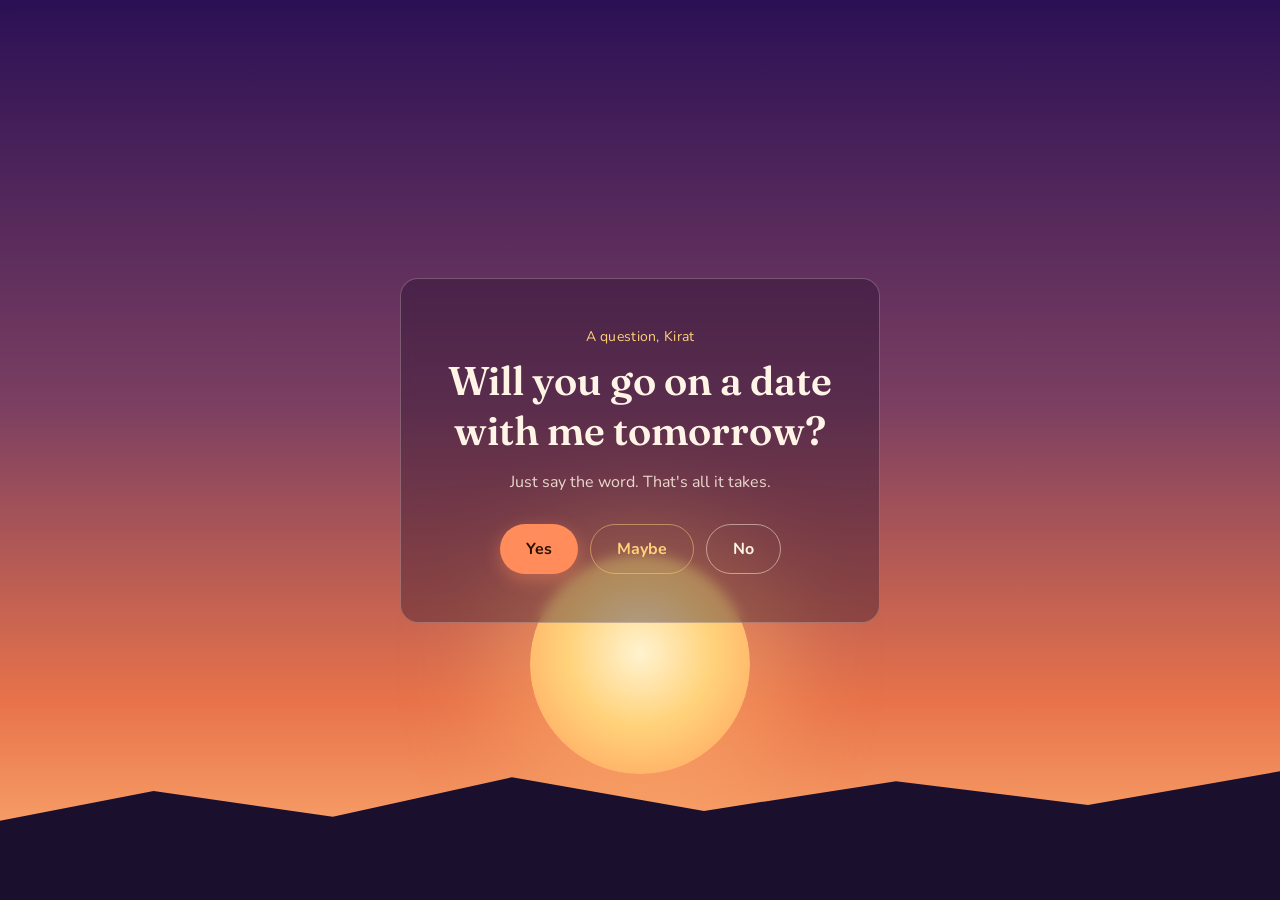
<file: index.html>
<!DOCTYPE html>
<html lang="en">
<head>
<meta charset="UTF-8">
<meta name="viewport" content="width=device-width, initial-scale=1.0">
<title>A Question for Kirat</title>
<link rel="preconnect" href="https://fonts.googleapis.com">
<link href="https://fonts.googleapis.com/css2?family=Fraunces:ital,wght@0,500;0,600;1,500&family=Nunito:wght@400;600;700&display=swap" rel="stylesheet">
<style>
  :root{
    --sky-top:#2b1055;
    --sky-mid:#7b3f61;
    --sky-low:#e8734a;
    --sun:#ffd27a;
    --cream:#fff4e6;
    --ink:#2c1730;
    --accent:#ff8c5a;
    --accent-deep:#c9522f;
  }

  *{box-sizing:border-box;}

  html,body{
    margin:0;
    height:100%;
    font-family:'Nunito', sans-serif;
    color:var(--cream);
    overflow:hidden;
  }

  .sky{
    position:fixed;
    inset:0;
    background:linear-gradient(180deg, var(--sky-top) 0%, var(--sky-mid) 45%, var(--sky-low) 78%, #ffb677 100%);
    overflow:hidden;
  }

  .sun{
    position:absolute;
    left:50%;
    bottom:14%;
    width:220px;
    height:220px;
    margin-left:-110px;
    border-radius:50%;
    background:radial-gradient(circle at 50% 45%, #fff3d0 0%, var(--sun) 45%, #ff9d5c 100%);
    box-shadow:0 0 90px 40px rgba(255,180,110,0.45);
    animation:glow 6s ease-in-out infinite;
  }

  @keyframes glow{
    0%,100%{ box-shadow:0 0 90px 40px rgba(255,180,110,0.45); }
    50%{ box-shadow:0 0 130px 60px rgba(255,180,110,0.65); }
  }

  .hill{
    position:absolute;
    left:0; right:0; bottom:0;
    height:22%;
    background:#1b0f2e;
    clip-path:polygon(0% 60%, 12% 45%, 26% 58%, 40% 38%, 55% 55%, 70% 40%, 85% 52%, 100% 35%, 100% 100%, 0% 100%);
  }

  .bird{
    position:absolute;
    font-size:14px;
    opacity:0.7;
    color:var(--ink);
    animation:drift 18s linear infinite;
  }
  .bird:nth-child(1){ top:20%; left:-5%; animation-delay:0s; }
  .bird:nth-child(2){ top:28%; left:-15%; animation-delay:4s; font-size:11px; }
  .bird:nth-child(3){ top:15%; left:-25%; animation-delay:9s; font-size:12px; }

  @keyframes drift{
    from{ transform:translateX(0); }
    to{ transform:translateX(130vw); }
  }

  .stage{
    position:fixed;
    inset:0;
    display:flex;
    align-items:center;
    justify-content:center;
    padding:24px;
  }

  .card{
    position:relative;
    z-index:2;
    max-width:480px;
    width:100%;
    text-align:center;
    padding:48px 36px;
    background:rgba(30,14,40,0.35);
    border:1px solid rgba(255,244,230,0.25);
    border-radius:18px;
    backdrop-filter:blur(6px);
    -webkit-backdrop-filter:blur(6px);
  }

  .eyebrow{
    font-size:14px;
    letter-spacing:0.02em;
    color:var(--sun);
    margin:0 0 10px;
  }

  h1{
    font-family:'Fraunces', serif;
    font-weight:600;
    font-size:clamp(28px, 5vw, 40px);
    line-height:1.25;
    margin:0 0 14px;
  }

  .sub{
    font-size:16px;
    opacity:0.85;
    margin:0 0 30px;
    line-height:1.5;
  }

  .choices{
    display:flex;
    gap:12px;
    justify-content:center;
    flex-wrap:wrap;
  }

  button{
    font-family:'Nunito', sans-serif;
    font-weight:700;
    font-size:16px;
    padding:13px 26px;
    border-radius:999px;
    border:none;
    cursor:pointer;
    transition:transform 0.15s ease, box-shadow 0.15s ease;
  }
  button:focus-visible{
    outline:3px solid var(--sun);
    outline-offset:2px;
  }
  button:active{ transform:scale(0.96); }

  .btn-yes{
    background:var(--accent);
    color:#2c1000;
    box-shadow:0 6px 18px rgba(255,140,90,0.4);
  }
  .btn-yes:hover{ background:#ffa476; transform:translateY(-2px); }

  .btn-no{
    background:transparent;
    color:var(--cream);
    border:1.5px solid rgba(255,244,230,0.5);
  }
  .btn-no:hover{ border-color:var(--cream); transform:translateY(-2px); }

  .btn-maybe{
    background:transparent;
    color:var(--sun);
    border:1.5px solid rgba(255,210,122,0.5);
  }
  .btn-maybe:hover{ border-color:var(--sun); transform:translateY(-2px); }

  /* page 2 */
  #page2{ display:none; }
  .time{
    font-family:'Fraunces', serif;
    font-style:italic;
    font-size:clamp(40px, 9vw, 64px);
    color:var(--sun);
    margin:6px 0 18px;
  }

  /* heart puzzle */
  .puzzle-area{
    position:relative;
    width:300px;
    height:200px;
    margin:28px auto 10px;
  }

  .heart-slot{
    position:absolute;
    left:60px;
    top:30px;
    width:70px;
    height:140px;
    border:1.5px dashed rgba(255,244,230,0.35);
    border-radius:4px 60px 4px 4px;
  }

  .heart-half{
    position:absolute;
    width:70px;
    height:140px;
    filter:drop-shadow(0 4px 10px rgba(0,0,0,0.35));
  }

  .heart-half svg{
    display:block;
    width:70px;
    height:140px;
  }

  #heartLeft{
    left:60px;
    top:30px;
  }

  #heartRight{
    left:180px;
    top:100px;
    transform:rotate(-14deg);
    cursor:grab;
    touch-action:none;
    transition:left 0.35s ease, top 0.35s ease, transform 0.35s ease;
  }
  #heartRight.dragging{
    cursor:grabbing;
    transition:none;
  }
  #heartRight.joined{
    transform:rotate(0deg);
    filter:drop-shadow(0 0 18px rgba(255,180,110,0.8));
  }

  .hint{
    font-size:13px;
    opacity:0.7;
    margin:0;
    min-height:18px;
  }

  /* overlay for maybe / error */
  .overlay{
    position:fixed;
    inset:0;
    z-index:10;
    display:none;
    align-items:center;
    justify-content:center;
    background:rgba(15,6,20,0.55);
    padding:20px;
  }
  .overlay.show{ display:flex; }

  .panel{
    max-width:400px;
    width:100%;
    background:#241531;
    border:1px solid rgba(255,244,230,0.2);
    border-radius:16px;
    padding:32px 28px;
    text-align:center;
    box-shadow:0 20px 60px rgba(0,0,0,0.5);
  }

  .panel h2{
    font-family:'Fraunces', serif;
    font-size:22px;
    margin:0 0 12px;
    color:var(--cream);
  }

  .panel p{
    font-size:15px;
    opacity:0.85;
    margin:0 0 22px;
    line-height:1.5;
  }

  .error-code{
    display:inline-block;
    font-family:monospace;
    font-size:12px;
    color:#ff9d8a;
    background:rgba(255,100,80,0.12);
    border:1px solid rgba(255,100,80,0.3);
    border-radius:6px;
    padding:4px 10px;
    margin-bottom:16px;
  }

  .countdown{
    font-size:13px;
    opacity:0.6;
    margin-top:16px;
  }

  @media (prefers-reduced-motion: reduce){
    .sun, .bird{ animation:none; }
  }
</style>
</head>
<body>

<div class="sky">
  <div class="sun"></div>
  <span class="bird">︿</span>
  <span class="bird">︿</span>
  <span class="bird">︿</span>
  <div class="hill"></div>
</div>

<div class="stage">

  <!-- PAGE 1 -->
  <div class="card" id="page1">
    <p class="eyebrow">A question, Kirat</p>
    <h1>Will you go on a date with me tomorrow?</h1>
    <p class="sub">Just say the word. That's all it takes.</p>
    <div class="choices">
      <button class="btn-yes" onclick="handleYes()">Yes</button>
      <button class="btn-maybe" onclick="handleMaybe()">Maybe</button>
      <button class="btn-no" onclick="handleNo()">No</button>
    </div>
  </div>

  <!-- PAGE 2 -->
  <div class="card" id="page2">

    <div id="puzzleStage">
      <p class="eyebrow">One small puzzle</p>
      <h1>Piece the heart together to unlock the time</h1>
      <p class="sub">Drag the loose half over to meet the other.</p>
      <div class="puzzle-area">
        <div class="heart-slot"></div>
        <div class="heart-half" id="heartLeft">
          <svg viewBox="0 -10 50 100" xmlns="http://www.w3.org/2000/svg">
            <path d="M50,90 C20,65 0,45 0,25 C0,5 20,-5 35,5 C42,10 47,18 50,25 Z" fill="#ff8c5a"/>
          </svg>
        </div>
        <div class="heart-half" id="heartRight">
          <svg viewBox="0 -10 50 100" xmlns="http://www.w3.org/2000/svg">
            <path d="M0,25 C3,18 8,10 15,5 C30,-5 50,5 50,25 C50,45 30,65 0,90 Z" fill="#ff8c5a"/>
          </svg>
        </div>
      </div>
      <p class="hint" id="puzzleHint">psst — drag me</p>
    </div>

    <div id="revealStage" style="display:none;">
      <p class="eyebrow">It's a date</p>
      <h1>I'll pick you up at</h1>
      <div class="time">7:00 PM</div>
      <p class="sub">See you tomorrow.</p>
    </div>

  </div>

</div>

<!-- MAYBE OVERLAY -->
<div class="overlay" id="maybeOverlay">
  <div class="panel">
    <h2 id="maybeText">Hmm, "maybe" isn't in the options I planned for.</h2>
    <p>Let's try that again, just to be sure.</p>
    <div class="choices">
      <button class="btn-yes" onclick="handleYes()">Yes</button>
      <button class="btn-maybe" onclick="handleMaybe()">Maybe</button>
      <button class="btn-no" onclick="handleNo()">No</button>
    </div>
  </div>
</div>

<!-- ERROR OVERLAY -->
<div class="overlay" id="errorOverlay">
  <div class="panel">
    <span class="error-code">ERR_WRONG_ANSWER</span>
    <h2 id="errorText">That answer doesn't compute.</h2>
    <p id="errorSub">The only valid response is "yes." Reloading so you can pick correctly.</p>
    <p class="countdown">Reloading in <span id="count">5</span>s…</p>
  </div>
</div>

<script>
  const maybeLines = [
    "Hmm, \"maybe\" isn't in the options I planned for.",
    "The universe requires a firmer answer than that.",
    "\"Maybe\" is just \"yes\" wearing a disguise.",
    "Still maybe? Bold strategy. Try again.",
    "I'll wait. My patience is basically endless (basically)."
  ];

  const errorLines = [
    { title: "That answer doesn't compute.", sub: "The only valid response is \"yes.\" Reloading so you can pick correctly." },
    { title: "404: Correct answer not selected.", sub: "This page only accepts one outcome. Give it another shot." },
    { title: "System rejected that input.", sub: "Somewhere, a heart just skipped a beat. Reloading now." },
    { title: "Nice try.", sub: "That button is decorative. Reloading to the real question." }
  ];

  function handleYes(){
    document.getElementById('maybeOverlay').classList.remove('show');
    document.getElementById('page1').style.display = 'none';
    document.getElementById('page2').style.display = 'block';
    initPuzzle();
  }

  function initPuzzle(){
    const piece = document.getElementById('heartRight');
    const hint = document.getElementById('puzzleHint');
    if(piece.dataset.ready) return; // avoid re-binding
    piece.dataset.ready = '1';

    const TARGET_LEFT = 130; // left edge of piece when joined to the left half
    const TARGET_TOP = 30;
    const SNAP_RADIUS = 26;
    const START_LEFT = 180;
    const START_TOP = 100;

    let dragging = false;
    let startX = 0, startY = 0;
    let originLeft = START_LEFT, originTop = START_TOP;

    piece.style.left = START_LEFT + 'px';
    piece.style.top = START_TOP + 'px';

    piece.addEventListener('pointerdown', (e) => {
      if(piece.classList.contains('joined')) return;
      dragging = true;
      piece.classList.add('dragging');
      piece.setPointerCapture(e.pointerId);
      startX = e.clientX;
      startY = e.clientY;
      originLeft = parseFloat(piece.style.left);
      originTop = parseFloat(piece.style.top);
    });

    piece.addEventListener('pointermove', (e) => {
      if(!dragging) return;
      const dx = e.clientX - startX;
      const dy = e.clientY - startY;
      piece.style.left = (originLeft + dx) + 'px';
      piece.style.top = (originTop + dy) + 'px';
    });

    piece.addEventListener('pointerup', (e) => {
      if(!dragging) return;
      dragging = false;
      piece.classList.remove('dragging');

      const curLeft = parseFloat(piece.style.left);
      const curTop = parseFloat(piece.style.top);
      const dist = Math.hypot(curLeft - TARGET_LEFT, curTop - TARGET_TOP);

      if(dist <= SNAP_RADIUS){
        piece.style.left = TARGET_LEFT + 'px';
        piece.style.top = TARGET_TOP + 'px';
        piece.classList.add('joined');
        hint.textContent = 'there it is.';
        setTimeout(() => {
          document.getElementById('puzzleStage').style.display = 'none';
          document.getElementById('revealStage').style.display = 'block';
        }, 900);
      } else {
        piece.style.left = START_LEFT + 'px';
        piece.style.top = START_TOP + 'px';
        hint.textContent = 'almost — line it up with the other half.';
      }
    });
  }

  function handleMaybe(){
    const line = maybeLines[Math.floor(Math.random() * maybeLines.length)];
    document.getElementById('maybeText').textContent = line;
    document.getElementById('maybeOverlay').classList.add('show');
  }

  function handleNo(){
    document.getElementById('maybeOverlay').classList.remove('show');
    const pick = errorLines[Math.floor(Math.random() * errorLines.length)];
    document.getElementById('errorText').textContent = pick.title;
    document.getElementById('errorSub').textContent = pick.sub;
    document.getElementById('errorOverlay').classList.add('show');

    let seconds = 5;
    const countEl = document.getElementById('count');
    countEl.textContent = seconds;
    const timer = setInterval(() => {
      seconds -= 1;
      countEl.textContent = seconds;
      if(seconds <= 0){
        clearInterval(timer);
        window.location.reload();
      }
    }, 1000);
  }
</script>

</body>
</html>
</file>
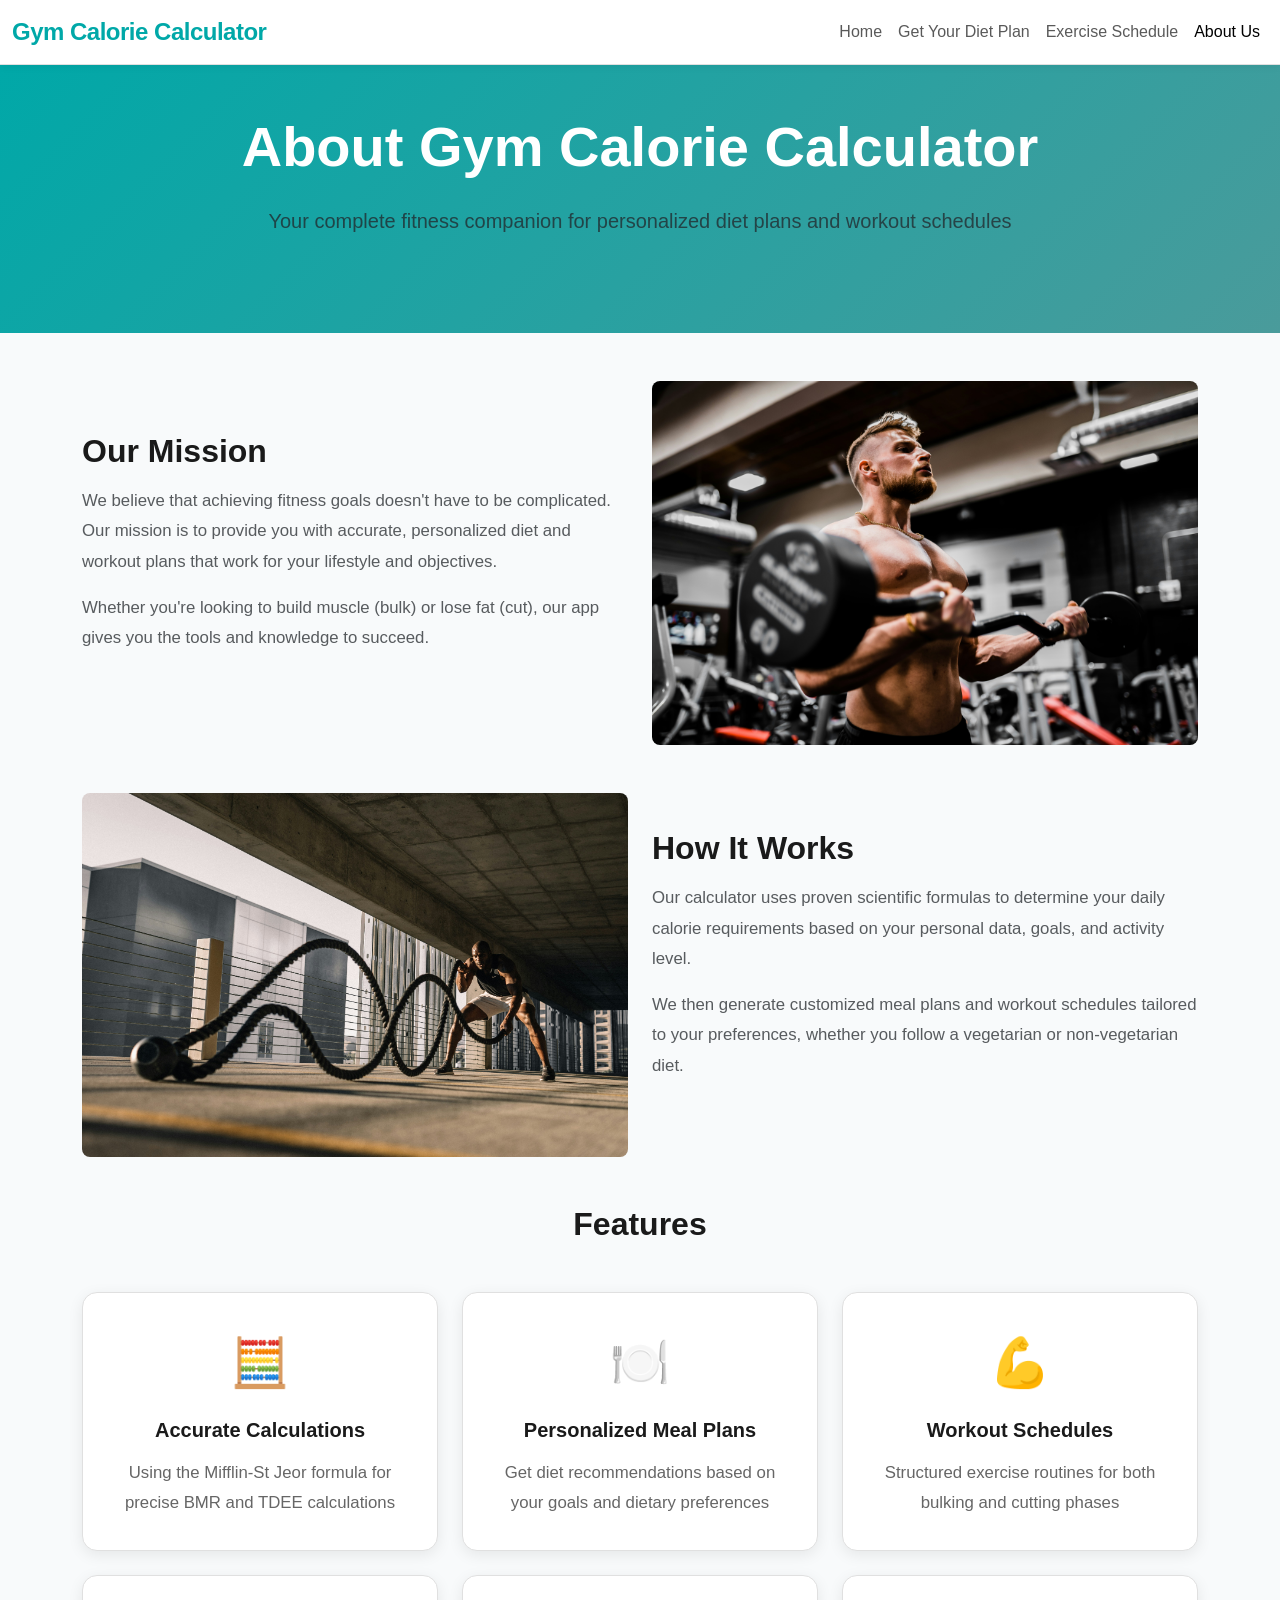
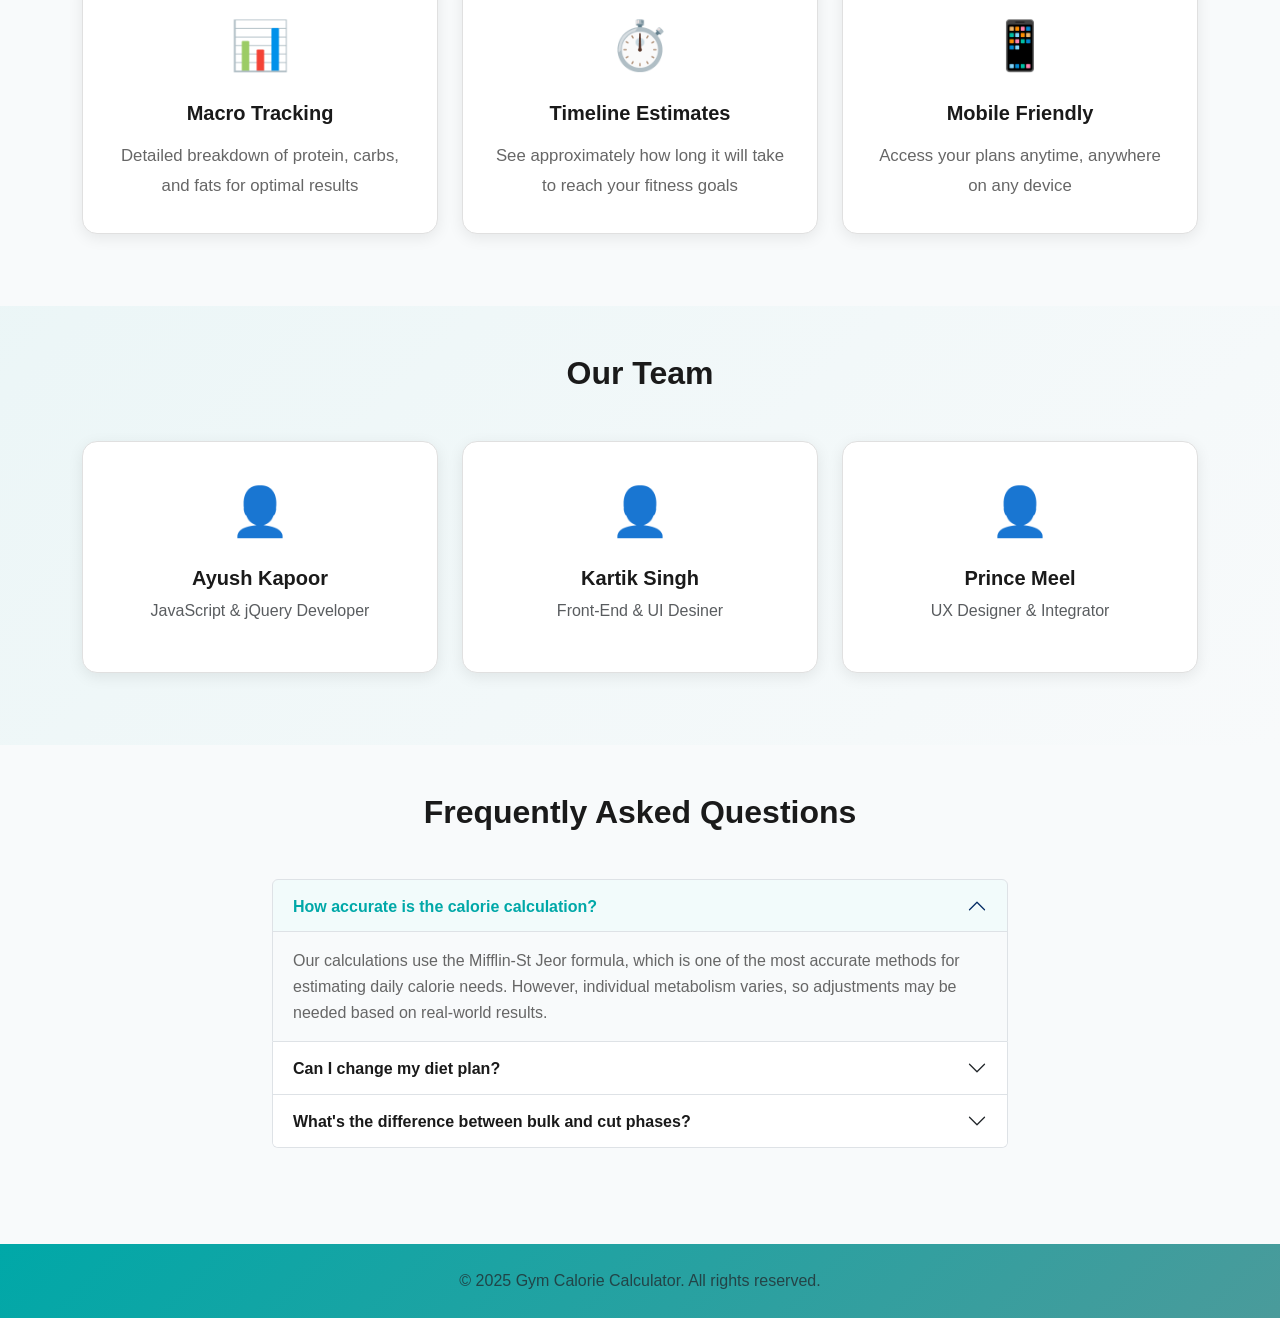
<file: about.html>
<!DOCTYPE html>
<html lang="en">

<head>
    <meta charset="UTF-8">
    <meta name="viewport" content="width=device-width, initial-scale=1.0">
    <title>About Us - Gym Calorie Calculator</title>
    <link href="https://cdnjs.cloudflare.com/ajax/libs/bootstrap/5.3.0/css/bootstrap.min.css" rel="stylesheet">
    <link rel="stylesheet" href="styles.css">
</head>

<body>
    <nav class="navbar navbar-expand-lg navbar-light sticky-top">
        <div class="container-fluid">
            <a class="navbar-brand fw-bold" href="index.html">Gym Calorie Calculator</a>
            <button class="navbar-toggler" type="button" data-bs-toggle="collapse" data-bs-target="#navbarNav">
                <span class="navbar-toggler-icon"></span>
            </button>
            <div class="collapse navbar-collapse" id="navbarNav">
                <ul class="navbar-nav ms-auto">
                    <li class="nav-item"><a class="nav-link" href="index.html">Home</a></li>
                    <li class="nav-item"><a class="nav-link" href="diet-plan.html">Get Your Diet Plan</a></li>
                    <li class="nav-item"><a class="nav-link" href="exercise-schedule.html">Exercise Schedule</a></li>
                    <li class="nav-item"><a class="nav-link active" href="about.html">About Us</a></li>
                </ul>
            </div>
        </div>
    </nav>

    <main class="min-vh-100">
        <section class="about-hero py-5">
            <div class="container">
                <h1 class="display-4 fw-bold text-center mb-4">About Gym Calorie Calculator</h1>
                <p class="lead text-center text-muted mb-5">Your complete fitness companion for personalized diet plans
                    and workout schedules</p>
            </div>
        </section>

        <section class="about-content py-5">
            <div class="container">
                <div class="row align-items-center mb-5">
                    <div class="col-lg-6 mb-4">
                        <h2 class="fw-bold mb-3">Our Mission</h2>
                        <p class="text-muted">We believe that achieving fitness goals doesn't have to be complicated.
                            Our mission is to provide you with accurate, personalized diet and workout plans that work
                            for your lifestyle and objectives.</p>
                        <p class="text-muted">Whether you're looking to build muscle (bulk) or lose fat (cut), our app
                            gives you the tools and knowledge to succeed.</p>
                    </div>
                    <div class="col-lg-6">
                        <img src="img/img2.jpg" alt="">
                    </div>
                </div>

                <div class="row align-items-center mb-5">
                    <div class="col-lg-6 order-lg-2 mb-4">
                        <h2 class="fw-bold mb-3">How It Works</h2>
                        <p class="text-muted">Our calculator uses proven scientific formulas to determine your daily
                            calorie requirements based on your personal data, goals, and activity level.</p>
                        <p class="text-muted">We then generate customized meal plans and workout schedules tailored to
                            your preferences, whether you follow a vegetarian or non-vegetarian diet.</p>
                    </div>
                    <div class="col-lg-6 order-lg-1">
                        <img src="img/img3.jpg" alt="">
                    </div>
                </div>

                <div class="row">
                    <div class="col-12">
                        <h2 class="fw-bold mb-5 text-center">Features</h2>
                        <div class="row">
                            <div class="col-md-4 mb-4">
                                <div class="feature-card">
                                    <div class="feature-icon">🧮</div>
                                    <h5>Accurate Calculations</h5>
                                    <p>Using the Mifflin-St Jeor formula for precise BMR and TDEE calculations</p>
                                </div>
                            </div>
                            <div class="col-md-4 mb-4">
                                <div class="feature-card">
                                    <div class="feature-icon">🍽️</div>
                                    <h5>Personalized Meal Plans</h5>
                                    <p>Get diet recommendations based on your goals and dietary preferences</p>
                                </div>
                            </div>
                            <div class="col-md-4 mb-4">
                                <div class="feature-card">
                                    <div class="feature-icon">💪</div>
                                    <h5>Workout Schedules</h5>
                                    <p>Structured exercise routines for both bulking and cutting phases</p>
                                </div>
                            </div>
                            <div class="col-md-4 mb-4">
                                <div class="feature-card">
                                    <div class="feature-icon">📊</div>
                                    <h5>Macro Tracking</h5>
                                    <p>Detailed breakdown of protein, carbs, and fats for optimal results</p>
                                </div>
                            </div>
                            <div class="col-md-4 mb-4">
                                <div class="feature-card">
                                    <div class="feature-icon">⏱️</div>
                                    <h5>Timeline Estimates</h5>
                                    <p>See approximately how long it will take to reach your fitness goals</p>
                                </div>
                            </div>
                            <div class="col-md-4 mb-4">
                                <div class="feature-card">
                                    <div class="feature-icon">📱</div>
                                    <h5>Mobile Friendly</h5>
                                    <p>Access your plans anytime, anywhere on any device</p>
                                </div>
                            </div>
                        </div>
                    </div>
                </div>
            </div>
        </section>

        <section class="team-section py-5">
            <div class="container">
                <h2 class="fw-bold mb-5 text-center">Our Team</h2>
                <div class="row justify-content-center">
                    <div class="col-md-4 mb-4">
                        <div class="team-card text-center">
                            <div class="team-icon">👤</div>
                            <h5 class="mt-3">Ayush Kapoor</h5>
                            <p class="text-muted">JavaScript & jQuery Developer</p>
                        </div>
                    </div>
                    <div class="col-md-4 mb-4">
                        <div class="team-card text-center">
                            <div class="team-icon">👤</div>
                            <h5 class="mt-3">Kartik Singh</h5>
                            <p class="text-muted">Front-End & UI Desiner</p>
                        </div>
                    </div>
                    <div class="col-md-4 mb-4">
                        <div class="team-card text-center">
                            <div class="team-icon">👤</div>
                            <h5 class="mt-3">Prince Meel</h5>
                            <p class="text-muted">UX Designer & Integrator</p>
                        </div>
                    </div>
                </div>
            </div>
        </section>

        <section class="faq-section py-5">
            <div class="container">
                <h2 class="fw-bold mb-5 text-center">Frequently Asked Questions</h2>
                <div class="row justify-content-center">
                    <div class="col-lg-8">
                        <div class="accordion" id="faqAccordion">
                            <div class="accordion-item">
                                <h2 class="accordion-header">
                                    <button class="accordion-button" type="button" data-bs-toggle="collapse"
                                        data-bs-target="#faq1">
                                        How accurate is the calorie calculation?
                                    </button>
                                </h2>
                                <div id="faq1" class="accordion-collapse collapse show" data-bs-parent="#faqAccordion">
                                    <div class="accordion-body">
                                        Our calculations use the Mifflin-St Jeor formula, which is one of the most
                                        accurate methods for estimating daily calorie needs. However, individual
                                        metabolism varies, so adjustments may be needed based on real-world results.
                                    </div>
                                </div>
                            </div>
                            <div class="accordion-item">
                                <h2 class="accordion-header">
                                    <button class="accordion-button collapsed" type="button" data-bs-toggle="collapse"
                                        data-bs-target="#faq2">
                                        Can I change my diet plan?
                                    </button>
                                </h2>
                                <div id="faq2" class="accordion-collapse collapse" data-bs-parent="#faqAccordion">
                                    <div class="accordion-body">
                                        Yes! You can generate a new plan anytime by clicking the "New Plan" button and
                                        adjusting your preferences. We provide sample meals, but you can substitute with
                                        alternatives that fit your macros.
                                    </div>
                                </div>
                            </div>
                            <div class="accordion-item">
                                <h2 class="accordion-header">
                                    <button class="accordion-button collapsed" type="button" data-bs-toggle="collapse"
                                        data-bs-target="#faq3">
                                        What's the difference between bulk and cut phases?
                                    </button>
                                </h2>
                                <div id="faq3" class="accordion-collapse collapse" data-bs-parent="#faqAccordion">
                                    <div class="accordion-body">
                                        <strong>Bulk Phase:</strong> Eat more calories (surplus) to build muscle with
                                        strength training. <strong>Cut Phase:</strong> Eat fewer calories (deficit) to
                                        lose fat while maintaining muscle through resistance training and cardio.
                                    </div>
                                </div>
                            </div>


                        </div>
                    </div>
                </div>
            </div>
            </div>
        </section>
    </main>

    <footer class="footer py-4 mt-5">
        <div class="container text-center text-muted">
            <p>&copy; 2025 Gym Calorie Calculator. All rights reserved.</p>
        </div>
    </footer>

    <script src="https://cdnjs.cloudflare.com/ajax/libs/jquery/3.6.0/jquery.min.js"></script>
    <script src="https://cdnjs.cloudflare.com/ajax/libs/bootstrap/5.3.0/js/bootstrap.bundle.min.js"></script>
    <script src="jquery-handler.js"></script>
</body>

</html>
</file>
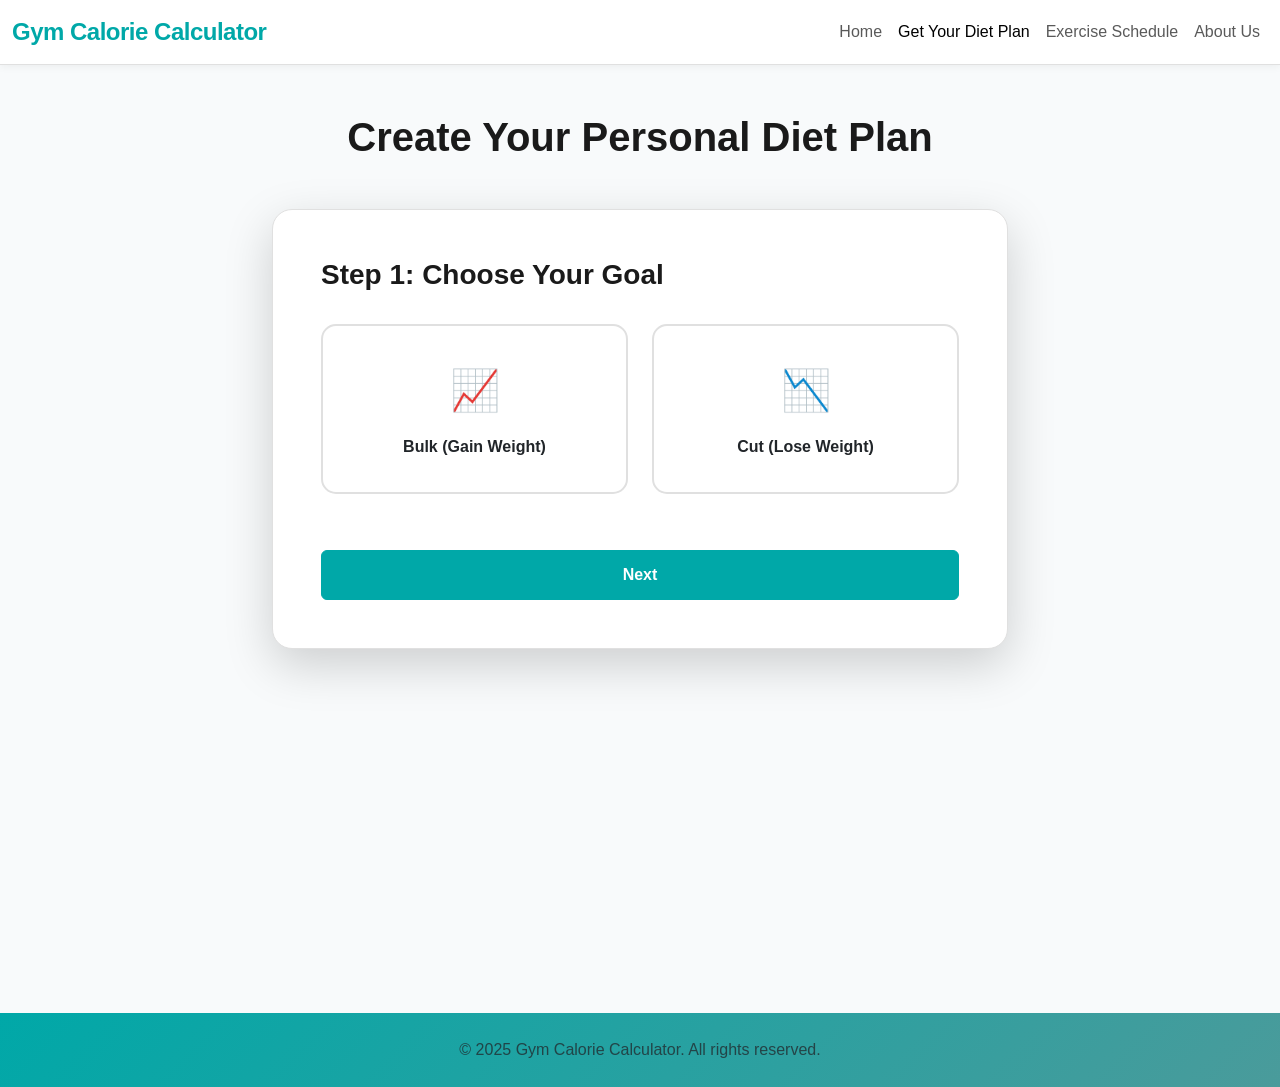
<file: diet-plan.html>
<!DOCTYPE html>
<html lang="en">
<head>
    <meta charset="UTF-8">
    <meta name="viewport" content="width=device-width, initial-scale=1.0">
    <title>Diet Plan Calculator - Gym Calorie Calculator</title>
    <link href="https://cdnjs.cloudflare.com/ajax/libs/bootstrap/5.3.0/css/bootstrap.min.css" rel="stylesheet">
    <link rel="stylesheet" href="styles.css">
</head>
<body>
    <nav class="navbar navbar-expand-lg navbar-light sticky-top">
        <div class="container-fluid">
            <a class="navbar-brand fw-bold" href="index.html">Gym Calorie Calculator</a>
            <button class="navbar-toggler" type="button" data-bs-toggle="collapse" data-bs-target="#navbarNav">
                <span class="navbar-toggler-icon"></span>
            </button>
            <div class="collapse navbar-collapse" id="navbarNav">
                <ul class="navbar-nav ms-auto">
                    <li class="nav-item"><a class="nav-link" href="index.html">Home</a></li>
                    <li class="nav-item"><a class="nav-link active" href="diet-plan.html">Get Your Diet Plan</a></li>
                    <li class="nav-item"><a class="nav-link" href="exercise-schedule.html">Exercise Schedule</a></li>
                    <li class="nav-item"><a class="nav-link" href="about.html">About Us</a></li>
                </ul>
            </div>
        </div>
    </nav>

    <main class="min-vh-100">
        <section class="calculator-section py-5">
            <div class="container">
                <h2 class="text-center mb-5 section-title">Create Your Personal Diet Plan</h2>
                
                <div class="row justify-content-center">
                    <div class="col-lg-8">
                        <div class="card shadow-lg calculator-card">
                            <div class="card-body p-5">
                                <div class="step" id="step1">
                                    <h3 class="mb-4">Step 1: Choose Your Goal</h3>
                                    <div class="goal-selector">
                                        <div class="goal-option">
                                            <input type="radio" id="gain" name="goal" value="gain" class="goal-input">
                                            <label for="gain" class="goal-label">
                                                <span class="goal-icon">📈</span>
                                                <span>Bulk (Gain Weight)</span>
                                            </label>
                                        </div>
                                        <div class="goal-option">
                                            <input type="radio" id="lose" name="goal" value="lose" class="goal-input">
                                            <label for="lose" class="goal-label">
                                                <span class="goal-icon">📉</span>
                                                <span>Cut (Lose Weight)</span>
                                            </label>
                                        </div>
                                    </div>
                                    <button class="btn btn-primary mt-4 w-100" onclick="nextStep(1)">Next</button>
                                </div>

                                <div class="step d-none" id="step2">
                                    <h3 class="mb-4">Step 2: Enter Your Details</h3>
                                    <form id="weightForm">
                                        <div class="mb-3">
                                            <label class="form-label">Current Weight (kg)</label>
                                            <input type="number" class="form-control form-input" id="currentWeight" placeholder="e.g., 75" min="30" max="200" required>
                                        </div>
                                        <div class="mb-3">
                                            <label class="form-label">Target Weight (kg)</label>
                                            <input type="number" class="form-control form-input" id="targetWeight" placeholder="e.g., 70" min="30" max="200" required>
                                        </div>
                                        <div class="mb-3">
                                            <label class="form-label">Height (cm)</label>
                                            <input type="number" class="form-control form-input" id="height" placeholder="e.g., 180" min="120" max="220" required>
                                        </div>
                                        <div class="mb-3">
                                            <label class="form-label">Age (years)</label>
                                            <input type="number" class="form-control form-input" id="age" placeholder="e.g., 28" min="15" max="100" required>
                                        </div>
                                        <div class="mb-3">
                                            <label class="form-label">Gender</label>
                                            <select class="form-select form-input" id="gender" required>
                                                <option value="">Select gender</option>
                                                <option value="male">Male</option>
                                                <option value="female">Female</option>
                                            </select>
                                        </div>
                                        <div class="mb-4">
                                            <label class="form-label">Activity Level</label>
                                            <select class="form-select form-input" id="activityLevel" required>
                                                <option value="">Select activity level</option>
                                                <option value="1.2">Sedentary (little or no exercise)</option>
                                                <option value="1.375">Lightly active (1-3 days/week)</option>
                                                <option value="1.55">Moderately active (3-5 days/week)</option>
                                                <option value="1.725">Very active (6-7 days/week)</option>
                                                <option value="1.9">Extremely active (twice per day)</option>
                                            </select>
                                        </div>
                                        <!-- Added diet preference selection to step 2 -->
                                        <div class="mb-4">
                                            <label class="form-label d-block mb-3">Diet Preference</label>
                                            <div class="diet-selector">
                                                <div class="diet-option">
                                                    <input type="radio" id="veg" name="diet" value="vegetarian" class="diet-input" required>
                                                    <label for="veg" class="diet-label">
                                                        <span class="diet-icon">🥗</span>
                                                        <span>Vegetarian</span>
                                                    </label>
                                                </div>
                                                <div class="diet-option">
                                                    <input type="radio" id="nonveg" name="diet" value="non-vegetarian" class="diet-input" required>
                                                    <label for="nonveg" class="diet-label">
                                                        <span class="diet-icon">🍗</span>
                                                        <span>Non-Vegetarian</span>
                                                    </label>
                                                </div>
                                            </div>
                                        </div>
                                        <!-- Updated buttons to go directly to results, removed step 3 -->
                                        <div class="d-flex gap-2">
                                            <button type="button" class="btn btn-outline-secondary flex-grow-1" onclick="previousStep(2)">Back</button>
                                            <button type="button" class="btn btn-primary flex-grow-1" onclick="calculateAndShowResults()">Generate Plan</button>
                                        </div>
                                    </form>
                                </div>
                            </div>
                        </div>
                    </div>
                </div>
            </div>
        </section>

        <section id="results" class="results-section py-5 d-none">
            <div class="container">
                <a href="diet-plan.html" class="btn btn-outline-secondary mb-4" onclick="resetCalculator(); return false;">← New Plan</a>
                
                <div class="row">
                    <div class="col-lg-6 mb-4">
                        <div class="result-card">
                            <div class="result-header">
                                <h4>Daily Calorie Goal</h4>
                                <span class="badge bg-success">Based on Your Profile</span>
                            </div>
                            <div class="calorie-display">
                                <div class="calorie-number" id="calorieGoal">0</div>
                                <p class="text-muted">calories per day</p>
                            </div>
                            <div class="progress" style="height: 8px;">
                                <div class="progress-bar" id="calorieProgress" role="progressbar" style="width: 100%"></div>
                            </div>
                            <div class="mt-3 text-sm">
                                <p>📊 <strong>Estimated Timeline:</strong> <span id="timeline"></span></p>
                            </div>
                        </div>
                    </div>

                    <div class="col-lg-6 mb-4">
                        <div class="result-card">
                            <div class="result-header">
                                <h4>Macro Breakdown</h4>
                                <span class="badge bg-info">Daily Target</span>
                            </div>
                            <div class="macros-grid">
                                <div class="macro-item">
                                    <div class="macro-label">Protein</div>
                                    <div class="macro-value" id="protein">0g</div>
                                </div>
                                <div class="macro-item">
                                    <div class="macro-label">Carbs</div>
                                    <div class="macro-value" id="carbs">0g</div>
                                </div>
                                <div class="macro-item">
                                    <div class="macro-label">Fats</div>
                                    <div class="macro-value" id="fats">0g</div>
                                </div>
                            </div>
                        </div>
                    </div>
                </div>

                <div class="row mt-4">
                    <div class="col-12">
                        <div class="result-card">
                            <div class="result-header mb-4">
                                <h4>Sample Daily Diet Plan</h4>
                                <span class="badge bg-warning">Personalized for You</span>
                            </div>
                            <div class="meals-grid" id="mealsContainer"></div>
                        </div>
                    </div>
                </div>

                <div class="row mt-4">
                    <div class="col-12">
                        <div class="result-card bg-light">
                            <h5 class="mb-3">💡 Pro Tips for Success</h5>
                            <ul class="tips-list">
                                <li>Drink at least 2-3 liters of water daily</li>
                                <li>Get 7-8 hours of quality sleep every night</li>
                                <li>Take atleast 2 scoops of whey protein(recommended for vegetarian)</li>
                                <li>Combine your diet plan with regular exercise</li>
                                <li>Track your progress weekly, not daily</li>
                                <li>Adjust portions based on your hunger levels</li>
                            </ul>
                        </div>
                    </div>
                </div>
            </div>
        </section>
    </main>

    <footer class="footer py-4 mt-5">
        <div class="container text-center text-muted">
            <p>&copy; 2025 Gym Calorie Calculator. All rights reserved.</p>
        </div>
    </footer>

    <script src="https://cdnjs.cloudflare.com/ajax/libs/jquery/3.6.0/jquery.min.js"></script>
    <script src="https://cdnjs.cloudflare.com/ajax/libs/bootstrap/5.3.0/js/bootstrap.bundle.min.js"></script>
    <script src="script.js"></script>
    <script src="jquery-handler.js"></script>
</body>
</html>
</file>
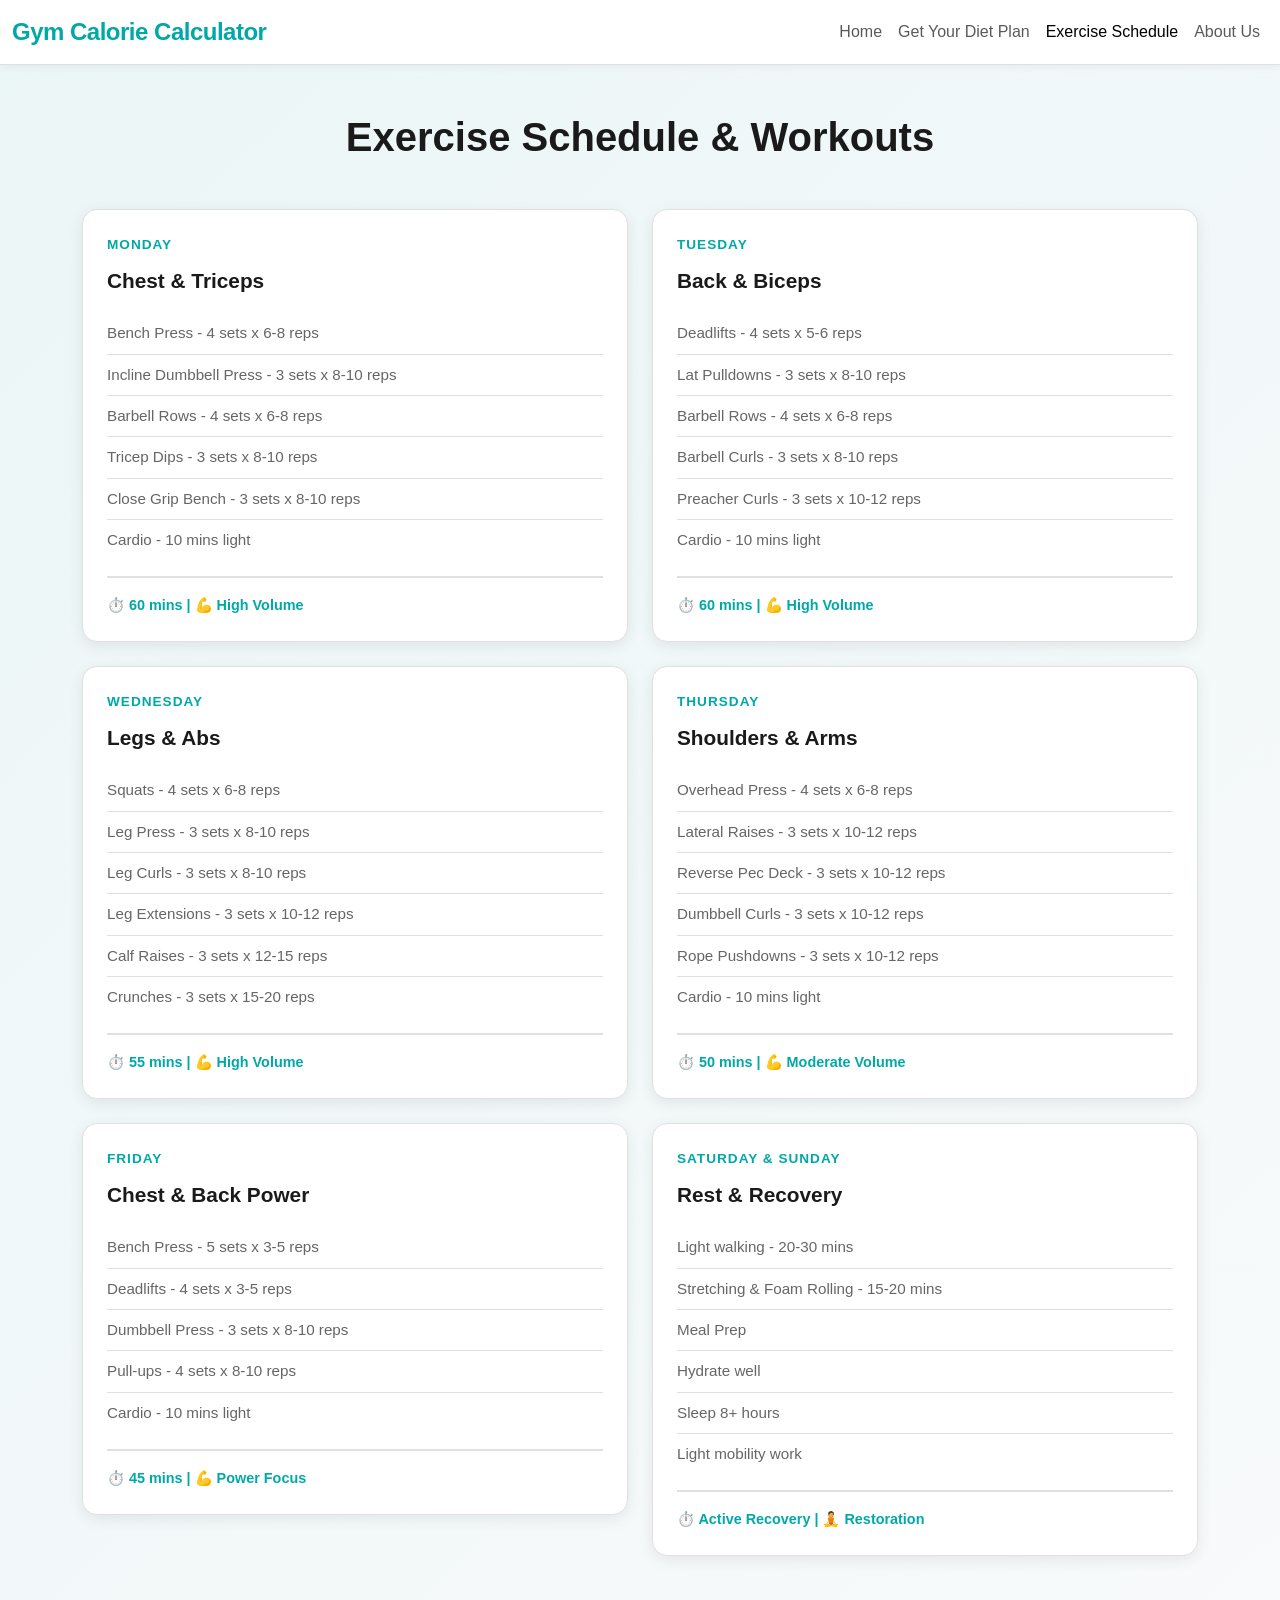
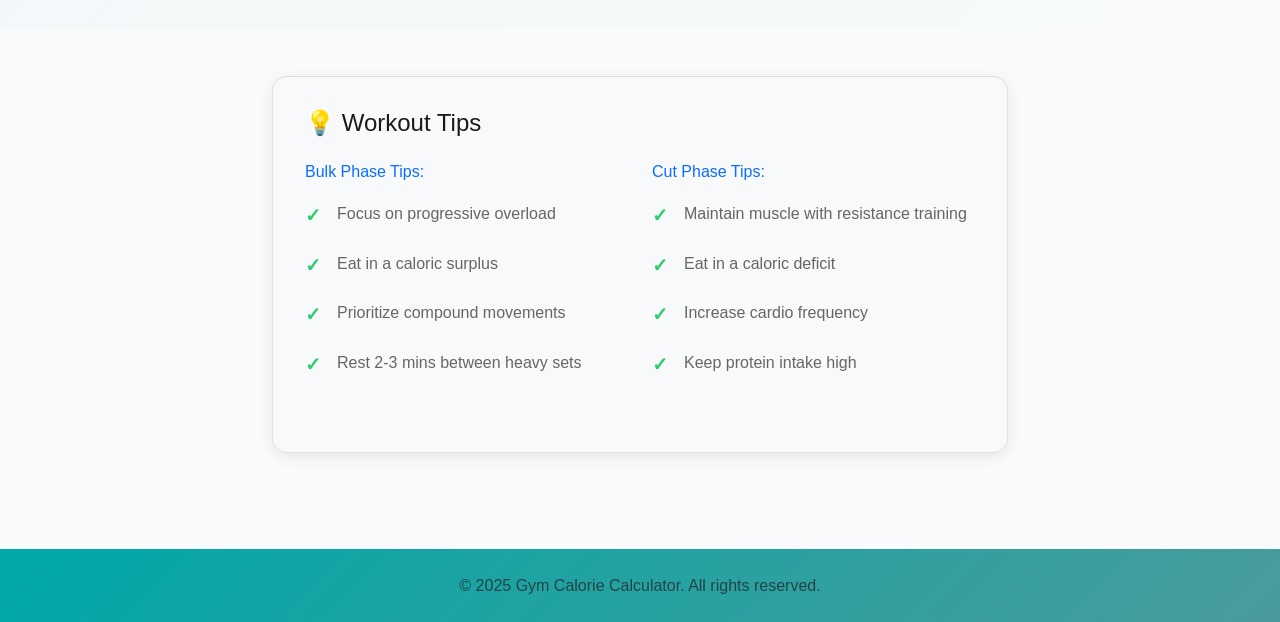
<file: exercise-schedule.html>
<!DOCTYPE html>
<html lang="en">
<head>
    <meta charset="UTF-8">
    <meta name="viewport" content="width=device-width, initial-scale=1.0">
    <title>Exercise Schedule - Gym Calorie Calculator</title>
    <link href="https://cdnjs.cloudflare.com/ajax/libs/bootstrap/5.3.0/css/bootstrap.min.css" rel="stylesheet">
    <link rel="stylesheet" href="styles.css">
</head>
<body>
    <nav class="navbar navbar-expand-lg navbar-light sticky-top">
        <div class="container-fluid">
            <a class="navbar-brand fw-bold" href="index.html">Gym Calorie Calculator</a>
            <button class="navbar-toggler" type="button" data-bs-toggle="collapse" data-bs-target="#navbarNav">
                <span class="navbar-toggler-icon"></span>
            </button>
            <div class="collapse navbar-collapse" id="navbarNav">
                <ul class="navbar-nav ms-auto">
                    <li class="nav-item"><a class="nav-link" href="index.html">Home</a></li>
                    <li class="nav-item"><a class="nav-link" href="diet-plan.html">Get Your Diet Plan</a></li>
                    <li class="nav-item"><a class="nav-link active" href="exercise-schedule.html">Exercise Schedule</a></li>
                    <li class="nav-item"><a class="nav-link" href="about.html">About Us</a></li>
                </ul>
            </div>
        </div>
    </nav>

    <main class="min-vh-100">
        <section class="exercise-section py-5">
            <div class="container">
                <h2 class="text-center mb-5 section-title">Exercise Schedule & Workouts</h2>
                
                <!-- Removed bulk/cut phase toggle buttons -->

                <!-- Removed bulkSchedule div wrapper, showing exercises directly -->
                <div class="schedule-container">
                    <div class="row">
                        <div class="col-lg-6 mb-4">
                            <div class="workout-card">
                                <div class="workout-day">Monday</div>
                                <div class="workout-title">Chest & Triceps</div>
                                <ul class="workout-list">
                                    <li>Bench Press - 4 sets x 6-8 reps</li>
                                    <li>Incline Dumbbell Press - 3 sets x 8-10 reps</li>
                                    <li>Barbell Rows - 4 sets x 6-8 reps</li>
                                    <li>Tricep Dips - 3 sets x 8-10 reps</li>
                                    <li>Close Grip Bench - 3 sets x 8-10 reps</li>
                                    <li>Cardio - 10 mins light</li>
                                </ul>
                                <div class="workout-duration">⏱️ 60 mins | 💪 High Volume</div>
                            </div>
                        </div>

                        <div class="col-lg-6 mb-4">
                            <div class="workout-card">
                                <div class="workout-day">Tuesday</div>
                                <div class="workout-title">Back & Biceps</div>
                                <ul class="workout-list">
                                    <li>Deadlifts - 4 sets x 5-6 reps</li>
                                    <li>Lat Pulldowns - 3 sets x 8-10 reps</li>
                                    <li>Barbell Rows - 4 sets x 6-8 reps</li>
                                    <li>Barbell Curls - 3 sets x 8-10 reps</li>
                                    <li>Preacher Curls - 3 sets x 10-12 reps</li>
                                    <li>Cardio - 10 mins light</li>
                                </ul>
                                <div class="workout-duration">⏱️ 60 mins | 💪 High Volume</div>
                            </div>
                        </div>

                        <div class="col-lg-6 mb-4">
                            <div class="workout-card">
                                <div class="workout-day">Wednesday</div>
                                <div class="workout-title">Legs & Abs</div>
                                <ul class="workout-list">
                                    <li>Squats - 4 sets x 6-8 reps</li>
                                    <li>Leg Press - 3 sets x 8-10 reps</li>
                                    <li>Leg Curls - 3 sets x 8-10 reps</li>
                                    <li>Leg Extensions - 3 sets x 10-12 reps</li>
                                    <li>Calf Raises - 3 sets x 12-15 reps</li>
                                    <li>Crunches - 3 sets x 15-20 reps</li>
                                </ul>
                                <div class="workout-duration">⏱️ 55 mins | 💪 High Volume</div>
                            </div>
                        </div>

                        <div class="col-lg-6 mb-4">
                            <div class="workout-card">
                                <div class="workout-day">Thursday</div>
                                <div class="workout-title">Shoulders & Arms</div>
                                <ul class="workout-list">
                                    <li>Overhead Press - 4 sets x 6-8 reps</li>
                                    <li>Lateral Raises - 3 sets x 10-12 reps</li>
                                    <li>Reverse Pec Deck - 3 sets x 10-12 reps</li>
                                    <li>Dumbbell Curls - 3 sets x 10-12 reps</li>
                                    <li>Rope Pushdowns - 3 sets x 10-12 reps</li>
                                    <li>Cardio - 10 mins light</li>
                                </ul>
                                <div class="workout-duration">⏱️ 50 mins | 💪 Moderate Volume</div>
                            </div>
                        </div>

                        <div class="col-lg-6 mb-4">
                            <div class="workout-card">
                                <div class="workout-day">Friday</div>
                                <div class="workout-title">Chest & Back Power</div>
                                <ul class="workout-list">
                                    <li>Bench Press - 5 sets x 3-5 reps</li>
                                    <li>Deadlifts - 4 sets x 3-5 reps</li>
                                    <li>Dumbbell Press - 3 sets x 8-10 reps</li>
                                    <li>Pull-ups - 4 sets x 8-10 reps</li>
                                    <li>Cardio - 10 mins light</li>
                                </ul>
                                <div class="workout-duration">⏱️ 45 mins | 💪 Power Focus</div>
                            </div>
                        </div>

                        <div class="col-lg-6 mb-4">
                            <div class="workout-card">
                                <div class="workout-day">Saturday & Sunday</div>
                                <div class="workout-title">Rest & Recovery</div>
                                <ul class="workout-list">
                                    <li>Light walking - 20-30 mins</li>
                                    <li>Stretching & Foam Rolling - 15-20 mins</li>
                                    <li>Meal Prep</li>
                                    <li>Hydrate well</li>
                                    <li>Sleep 8+ hours</li>
                                    <li>Light mobility work</li>
                                </ul>
                                <div class="workout-duration">⏱️ Active Recovery | 🧘 Restoration</div>
                            </div>
                        </div>
                    </div>
                </div>

                <!-- Removed cutSchedule div entirely -->
            </div>
        </section>

        <section class="tips-section py-5">
            <div class="container">
                <div class="row justify-content-center">
                    <div class="col-lg-8">
                        <div class="result-card bg-light">
                            <h4 class="mb-4">💡 Workout Tips</h4>
                            <div class="row">
                                <div class="col-md-6 mb-3">
                                    <h6 class="text-primary">Bulk Phase Tips:</h6>
                                    <ul class="tips-list">
                                        <li>Focus on progressive overload</li>
                                        <li>Eat in a caloric surplus</li>
                                        <li>Prioritize compound movements</li>
                                        <li>Rest 2-3 mins between heavy sets</li>
                                    </ul>
                                </div>
                                <div class="col-md-6 mb-3">
                                    <h6 class="text-primary">Cut Phase Tips:</h6>
                                    <ul class="tips-list">
                                        <li>Maintain muscle with resistance training</li>
                                        <li>Eat in a caloric deficit</li>
                                        <li>Increase cardio frequency</li>
                                        <li>Keep protein intake high</li>
                                    </ul>
                                </div>
                            </div>
                        </div>
                    </div>
                </div>
            </div>
        </section>
    </main>

    <footer class="footer py-4 mt-5">
        <div class="container text-center text-muted">
            <p>&copy; 2025 Gym Calorie Calculator. All rights reserved.</p>
        </div>
    </footer>

    <script src="https://cdnjs.cloudflare.com/ajax/libs/jquery/3.6.0/jquery.min.js"></script>
    <script src="https://cdnjs.cloudflare.com/ajax/libs/bootstrap/5.3.0/js/bootstrap.bundle.min.js"></script>
    <script src="jquery-handler.js"></script>
    <!-- Removed jQuery script for toggling bulk/cut phases -->
</body>
</html>
</file>
<file: styles.css>
:root {
  --primary: #00a8a8;
  --primary-dark: #008080;
  --secondary: #4a9b9b;
  --accent: #ff6b6b;
  --background: #f8fafb;
  --surface: #ffffff;
  --text-primary: #1a1a1a;
  --text-secondary: #666666;
  --border: #e0e0e0;
  --success: #2ecc71;
  --warning: #f39c12;
  --info: #3498db;
}

* {
  margin: 0;
  padding: 0;
  box-sizing: border-box;
}

body {
  font-family: -apple-system, BlinkMacSystemFont, "Segoe UI", Roboto, "Helvetica Neue", Arial, sans-serif;
  color: var(--text-primary);
  background-color: var(--background);
  line-height: 1.6;
}

.navbar {
  background-color: var(--surface);
  border-bottom: 1px solid var(--border);
  box-shadow: 0 2px 8px rgba(0, 0, 0, 0.05);
}

.navbar-brand {
  font-size: 1.5rem;
  color: var(--primary) !important;
  letter-spacing: -0.5px;
}

.hero-section {
  background: linear-gradient(135deg, var(--background) 0%, rgba(0, 168, 168, 0.05) 100%);
  padding: 60px 0;
}

.hero-section h1 {
  line-height: 1.2;
  margin-bottom: 1.5rem;
}

.text-gradient {
  background: linear-gradient(135deg, var(--primary) 0%, var(--secondary) 100%);
  -webkit-background-clip: text;
  -webkit-text-fill-color: transparent;
  background-clip: text;
}

main img {
    width: 100%;
    height: auto;  
    display: block;  
    object-fit: cover; 
    border-radius: 8px; 
}

.btn-primary {
  background-color: var(--primary);
  border-color: var(--primary);
  font-weight: 600;
  padding: 0.75rem 2rem;
  transition: all 0.3s ease;
}

.btn-primary:hover {
  background-color: var(--primary-dark);
  border-color: var(--primary-dark);
  transform: translateY(-2px);
  box-shadow: 0 8px 16px rgba(0, 168, 168, 0.3);
}

.btn-outline-secondary {
  color: var(--text-secondary);
  border-color: var(--border);
  font-weight: 600;
  transition: all 0.3s ease;
}

.btn-outline-secondary:hover {
  background-color: var(--background);
  border-color: var(--primary);
  color: var(--primary);
}

.calculator-section {
  padding: 80px 0;
}

.section-title {
  font-size: 2.5rem;
  font-weight: 700;
  margin-bottom: 2rem;
}

.calculator-card {
  border: 1px solid var(--border);
  border-radius: 20px;
  background: var(--surface);
  box-shadow: 0 10px 30px rgba(0, 0, 0, 0.08);
}

.step {
  animation: fadeIn 0.3s ease-in;
}

@keyframes fadeIn {
  from {
    opacity: 0;
  }
  to {
    opacity: 1;
  }
}

.step h3 {
  font-weight: 700;
  color: var(--text-primary);
  margin-bottom: 2rem;
}

.goal-selector,
.diet-selector {
  display: grid;
  grid-template-columns: 1fr 1fr;
  gap: 1.5rem;
  margin: 2rem 0;
}

.goal-option,
.diet-option {
  position: relative;
}

.goal-input,
.diet-input {
  display: none;
}

.goal-label,
.diet-label {
  display: flex;
  flex-direction: column;
  align-items: center;
  justify-content: center;
  padding: 2rem;
  border: 2px solid var(--border);
  border-radius: 15px;
  cursor: pointer;
  transition: all 0.3s ease;
  gap: 0.75rem;
  font-weight: 600;
}

.goal-icon,
.diet-icon {
  font-size: 2.5rem;
}

.goal-input:checked + .goal-label,
.diet-input:checked + .diet-label {
  border-color: var(--primary);
  background-color: rgba(0, 168, 168, 0.05);
  box-shadow: 0 4px 12px rgba(0, 168, 168, 0.15);
}

.goal-label:hover,
.diet-label:hover {
  border-color: var(--primary);
}

.form-input {
  border: 1.5px solid var(--border);
  border-radius: 10px;
  padding: 0.75rem 1rem;
  font-size: 1rem;
  transition: all 0.3s ease;
}

.form-input:focus {
  border-color: var(--primary);
  box-shadow: 0 0 0 3px rgba(0, 168, 168, 0.1);
}

.form-label {
  font-weight: 600;
  color: var(--text-primary);
  margin-bottom: 0.5rem;
}

.results-section {
  background: linear-gradient(135deg, rgba(0, 168, 168, 0.05) 0%, var(--background) 100%);
  padding: 80px 0;
}

.result-card {
  background: var(--surface);
  border-radius: 15px;
  padding: 2rem;
  border: 1px solid var(--border);
  box-shadow: 0 4px 15px rgba(0, 0, 0, 0.08);
  transition: all 0.3s ease;
}

.result-card:hover {
  box-shadow: 0 8px 25px rgba(0, 0, 0, 0.12);
}

.result-card.bg-light {
  background-color: rgba(0, 168, 168, 0.05);
}

.result-header {
  display: flex;
  justify-content: space-between;
  align-items: center;
  margin-bottom: 1.5rem;
  padding-bottom: 1rem;
  border-bottom: 2px solid var(--border);
}

.result-header h4 {
  margin: 0;
  font-weight: 700;
  font-size: 1.25rem;
}

.calorie-display {
  text-align: center;
  margin: 2rem 0;
}

.calorie-number {
  font-size: 3.5rem;
  font-weight: 700;
  color: var(--primary);
  line-height: 1;
}

.calorie-display p {
  font-size: 1rem;
  margin-top: 0.5rem;
}

.macros-grid {
  display: grid;
  grid-template-columns: repeat(3, 1fr);
  gap: 1.5rem;
  margin: 1.5rem 0;
}

.macro-item {
  text-align: center;
  padding: 1.5rem;
  background: rgba(0, 168, 168, 0.05);
  border-radius: 12px;
  border: 1px solid var(--border);
}

.macro-label {
  font-size: 0.9rem;
  color: var(--text-secondary);
  text-transform: uppercase;
  letter-spacing: 0.5px;
  margin-bottom: 0.5rem;
}

.macro-value {
  font-size: 1.75rem;
  font-weight: 700;
  color: var(--primary);
}

.meals-grid {
  display: grid;
  grid-template-columns: repeat(auto-fit, minmax(280px, 1fr));
  gap: 1.5rem;
  margin: 1.5rem 0;
}

.meal-card {
  background: linear-gradient(135deg, rgba(0, 168, 168, 0.05), rgba(74, 155, 155, 0.05));
  border: 1px solid var(--border);
  border-radius: 12px;
  padding: 1.5rem;
  transition: all 0.3s ease;
}

.meal-card:hover {
  border-color: var(--primary);
  box-shadow: 0 4px 12px rgba(0, 168, 168, 0.15);
}

.meal-time {
  font-weight: 700;
  color: var(--primary);
  margin-bottom: 0.75rem;
  font-size: 0.95rem;
  text-transform: uppercase;
  letter-spacing: 0.5px;
}

.meal-items {
  list-style: none;
}

.meal-items li {
  padding: 0.5rem 0;
  color: var(--text-secondary);
  font-size: 0.95rem;
  border-bottom: 1px solid rgba(0, 0, 0, 0.05);
}

.meal-items li:last-child {
  border-bottom: none;
}

.meal-calories {
  margin-top: 1rem;
  padding-top: 1rem;
  border-top: 2px solid var(--border);
  font-weight: 600;
  color: var(--primary);
  text-align: center;
}

.tips-list {
  list-style: none;
  padding: 0;
}

.tips-list li {
  padding: 0.75rem 0;
  padding-left: 2rem;
  position: relative;
  color: var(--text-secondary);
}

.tips-list li:before {
  content: "✓";
  position: absolute;
  left: 0;
  color: var(--success);
  font-weight: 700;
  font-size: 1.2rem;
}

.badge {
  font-size: 0.8rem;
  font-weight: 600;
  padding: 0.4rem 0.8rem;
  border-radius: 20px;
}

.bg-success {
  background-color: var(--success) !important;
}

.bg-warning {
  background-color: var(--warning) !important;
}

.bg-info {
  background-color: var(--info) !important;
}

.progress {
  background-color: var(--border);
  border-radius: 10px;
  overflow: hidden;
}

.progress-bar {
  background-color: var(--primary);
  transition: width 0.3s ease;
}

.footer {
  background: linear-gradient(135deg, var(--primary), var(--secondary));
  color: white;
  margin-top: 5rem;
}

.footer p {
  margin: 0;
}

.footer a {
  color: white;
  text-decoration: none;
}

.footer a:hover {
  text-decoration: underline;
}

.text-muted {
  color: var(--text-secondary);
}

.text-sm {
  font-size: 0.9rem;
}

.features-section {
  background: linear-gradient(135deg, rgba(0, 168, 168, 0.05) 0%, var(--background) 100%);
  padding: 80px 0;
}

.feature-card {
  background: var(--surface);
  padding: 2rem;
  border-radius: 15px;
  text-align: center;
  border: 1px solid var(--border);
  box-shadow: 0 4px 15px rgba(0, 0, 0, 0.08);
  transition: all 0.3s ease;
  height: 100%;
}

.feature-card:hover {
  transform: translateY(-5px);
  box-shadow: 0 8px 25px rgba(0, 0, 0, 0.12);
}

.feature-icon {
  font-size: 3rem;
  margin-bottom: 1rem;
}

.feature-card h4,
.feature-card h5 {
  color: var(--text-primary);
  font-weight: 700;
  margin: 1rem 0;
}

.feature-card p {
  color: var(--text-secondary);
  margin: 0;
}

.cta-section {
  background: linear-gradient(135deg, var(--primary) 0%, var(--secondary) 100%);
  color: white;
  border-radius: 20px;
  margin: 2rem 0;
}

.cta-section h2 {
  color: white;
  font-weight: 700;
  margin-bottom: 1rem;
}

.cta-section .lead {
  color: rgba(255, 255, 255, 0.9);
}

.exercise-section {
  background: linear-gradient(135deg, rgba(0, 168, 168, 0.05) 0%, var(--background) 100%);
}

.workout-card {
  background: var(--surface);
  border-radius: 15px;
  padding: 1.5rem;
  border: 1px solid var(--border);
  box-shadow: 0 4px 15px rgba(0, 0, 0, 0.08);
  transition: all 0.3s ease;
}

.workout-card:hover {
  box-shadow: 0 8px 25px rgba(0, 0, 0, 0.12);
  border-color: var(--primary);
}

.workout-day {
  font-size: 0.85rem;
  color: var(--primary);
  text-transform: uppercase;
  letter-spacing: 1px;
  font-weight: 700;
  margin-bottom: 0.5rem;
}

.workout-title {
  font-size: 1.3rem;
  font-weight: 700;
  color: var(--text-primary);
  margin-bottom: 1rem;
}

.workout-list {
  list-style: none;
  padding: 0;
  margin: 1rem 0;
}

.workout-list li {
  padding: 0.5rem 0;
  border-bottom: 1px solid var(--border);
  color: var(--text-secondary);
  font-size: 0.95rem;
}

.workout-list li:last-child {
  border-bottom: none;
}

.workout-duration {
  margin-top: 1rem;
  padding-top: 1rem;
  border-top: 2px solid var(--border);
  font-weight: 600;
  color: var(--primary);
  font-size: 0.9rem;
}

.tips-section {
  background: var(--background);
  padding: 80px 0;
}

.about-hero {
  background: linear-gradient(135deg, var(--primary), var(--secondary));
  color: white;
}

.about-hero h1 {
  color: white;
}

.about-content {
  padding: 80px 0;
}

.about-content h2 {
  color: var(--text-primary);
  margin-bottom: 1rem;
}

.about-content p {
  font-size: 1.05rem;
  line-height: 1.8;
}

.about-content img{
    width: 100%;    
    height: auto;
    display: block;
    object-fit: cover; 
    border-radius: 8px;
}

.team-section {
  background: linear-gradient(135deg, rgba(0, 168, 168, 0.05) 0%, var(--background) 100%);
  padding: 80px 0;
}

.team-card {
  background: var(--surface);
  padding: 2rem;
  border-radius: 15px;
  border: 1px solid var(--border);
  box-shadow: 0 4px 15px rgba(0, 0, 0, 0.08);
  transition: all 0.3s ease;
}

.team-card:hover {
  transform: translateY(-5px);
  box-shadow: 0 8px 25px rgba(0, 0, 0, 0.12);
}

.team-icon {
  font-size: 3rem;
}

.team-card h5 {
  color: var(--text-primary);
  font-weight: 700;
}

.faq-section {
  background: var(--background);
  padding: 80px 0;
}

.accordion-button {
  background-color: var(--surface);
  color: var(--text-primary);
  font-weight: 600;
}

.accordion-button:not(.collapsed) {
  background-color: rgba(0, 168, 168, 0.05);
  color: var(--primary);
}

.accordion-button:focus {
  border-color: var(--primary);
  box-shadow: 0 0 0 0.25rem rgba(0, 168, 168, 0.25);
}

.accordion-body {
  color: var(--text-secondary);
  background-color: var(--background);
}

@media (max-width: 768px) {
  .hero-section h1 {
    font-size: 2rem;
  }

  .goal-selector,
  .diet-selector {
    grid-template-columns: 1fr;
  }

  .macros-grid {
    grid-template-columns: 1fr;
  }

  .meals-grid {
    grid-template-columns: 1fr;
  }

  .result-header {
    flex-direction: column;
    align-items: flex-start;
    gap: 1rem;
  }

  .section-title {
    font-size: 1.75rem;
  }

  .calorie-number {
    font-size: 2.5rem;
  }

  .workout-card {
    margin-bottom: 1.5rem;
  }

  .feature-card {
    margin-bottom: 1.5rem;
  }

  .team-card {
    margin-bottom: 1.5rem;
  }
}

@media (max-width: 576px) {
  .container {
    padding: 0 1rem;
  }

  .calculator-card {
    border-radius: 15px;
  }

  .btn {
    padding: 0.6rem 1.2rem;
  }
}
</file>
